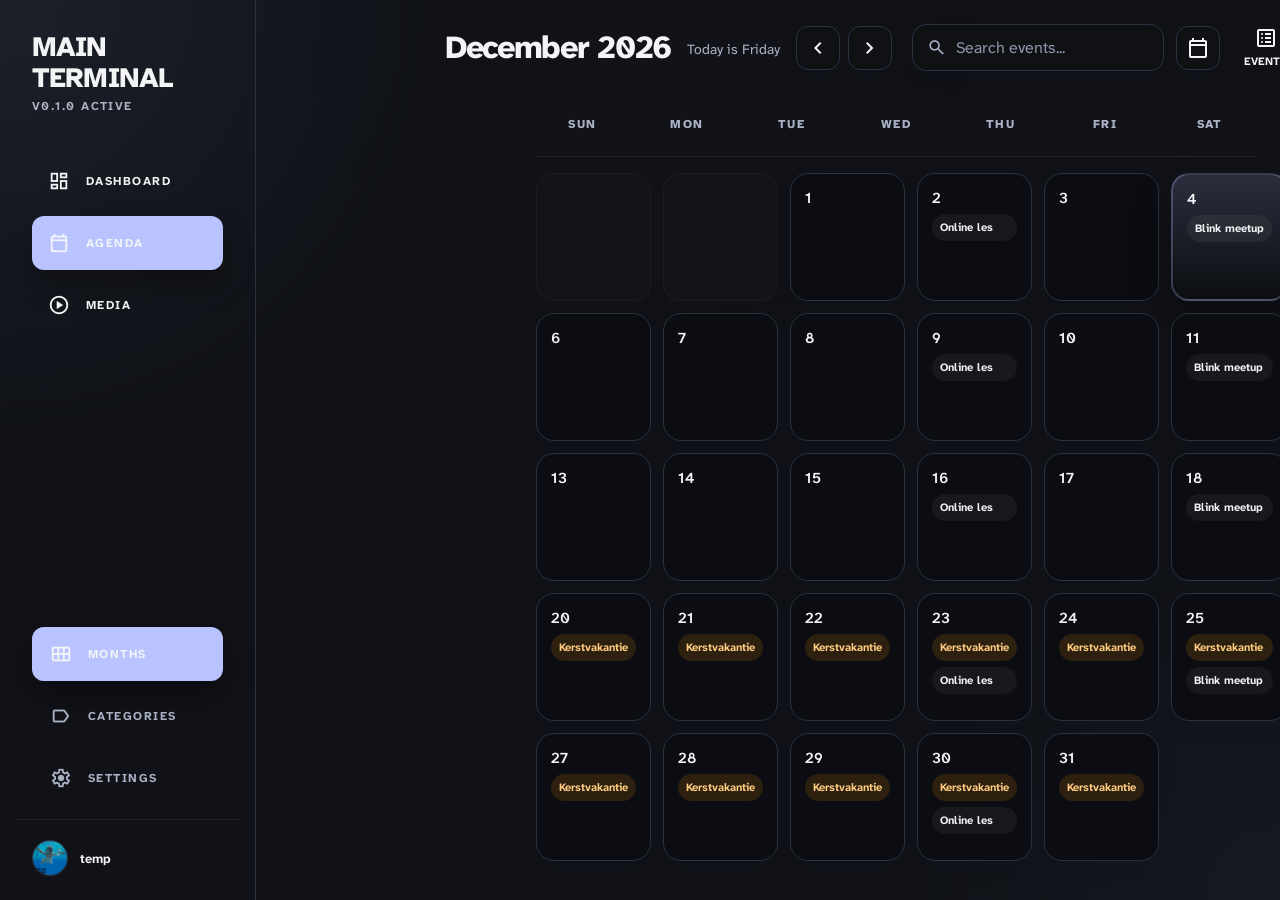
<file: planning/index.html>
<!doctype html>
<html lang="en">
  <head>
    <meta charset="UTF-8" />
    <meta name="viewport" content="width=device-width, initial-scale=1.0" />
    <title>Zhou Planning</title>
    <link rel="stylesheet" href="./css/main.css" />
    <link rel="icon" type="image/x-icon" href="./css/images/zhou.svg" />
    <link
      href="https://fonts.googleapis.com/css2?family=Atkinson+Hyperlegible+Next:wght@400;700;800&display=swap"
      rel="stylesheet"
    />
    <link
      href="https://fonts.googleapis.com/css2?family=Material+Symbols+Outlined:wght,FILL@100..700,0..1&display=swap"
      rel="stylesheet"
    />
    <script src="../universal/darkmode-universal.js"></script>
  </head>
  <body>
    <!-- Main Nexus Sidebar -->
    <nav class="sidebar">
      <div class="sidebar-branding">
        <h1>MAIN TERMINAL</h1>
        <p>v0.1.0 Active</p>
      </div>
      <div class="sidebar-nav site-nav">
        <a href="../main/index.html" class="site-nav-link">
          <span class="material-symbols-outlined">dashboard</span>
          <span>Dashboard</span>
        </a>
        <a
          href="../planning/index.html"
          class="site-nav-link active"
          aria-current="page"
        >
          <span class="material-symbols-outlined">calendar_today</span>
          <span>Agenda</span>
        </a>
        <a href="../media/player.html" class="site-nav-link">
          <span class="material-symbols-outlined">play_circle</span>
          <span>Media</span>
        </a>
      </div>

      <!-- Planner controls -->
      <div class="sidebar-planner-controls" style="margin-top: 18px">
        <nav class="sidebar-nav planner-nav" style="margin-top: 12px">
          <a href="#" class="nav-item" data-view="schedule">
            <span class="material-symbols-outlined">event_note</span>
            <span>Schedule</span>
          </a>
          <a href="#" class="nav-item active" data-view="months">
            <span class="material-symbols-outlined">calendar_view_month</span>
            <span>Months</span>
          </a>
          <a href="#" class="nav-item" data-view="categories">
            <span class="material-symbols-outlined">label</span>
            <span>Categories</span>
          </a>
          <a href="#" class="nav-item" data-view="settings">
            <span class="material-symbols-outlined">settings</span>
            <span>Settings</span>
          </a>
        </nav>

        <div class="sidebar-profile" style="margin-top: 14px">
          <div class="profile-avatar">
            <img
              id="sidebarAvatar"
              src="../media/css/audio/cover/nevermind-nirvana-album-cover.jpg"
              alt="temp"
            />
          </div>
          <div class="profile-info">
            <span class="profile-name" id="sidebarName">user</span>
          </div>
        </div>
      </div>
    </nav>
    <div class="app-layout">
      <!-- Main  -->
      <main class="main-content">
        <header class="top-header">
          <div class="header-left">
            <h2 id="monthDisplay"></h2>
            <p id="currentDayDisplay"></p>
            <div class="nav-buttons">
              <button id="backButton" class="nav-btn">
                <span class="material-symbols-outlined">chevron_left</span>
              </button>
              <button id="nextButton" class="nav-btn">
                <span class="material-symbols-outlined">chevron_right</span>
              </button>
            </div>
          </div>
          <div class="header-right">
            <div class="search-bar">
              <span class="material-symbols-outlined">search</span>
              <input
                type="text"
                id="searchbar"
                placeholder="Search events..."
              />
            </div>
            <button class="today-btn">
              <span class="material-symbols-outlined">calendar_today</span>
            </button>
            <a
              href="#"
              class="bottom-nav-item active"
              data-view="events"
              id="events-btn-1"
            >
              <span class="material-symbols-outlined">list_alt</span>
              <span>Events</span>
            </a>
          </div>
        </header>

        <section class="calendar-section view-container" id="months-view">
          <div id="weekdays" class="weekdays">
            <div>Sun</div>
            <div>Mon</div>
            <div>Tue</div>
            <div>Wed</div>
            <div>Thu</div>
            <div>Fri</div>
            <div>Sat</div>
          </div>
          <div id="calendar" class="calendar"></div>
        </section>

        <!-- Schedule View -->
        <section
          class="schedule-section view-container hidden"
          id="schedule-view"
        >
          <div class="schedule-header">
            <h2>Event Schedule</h2>
            <div class="schedule-filters">
              <input
                type="text"
                id="scheduleSearch"
                placeholder="Search events..."
                class="search-input"
              />
              <select id="scheduleSort" class="sort-select">
                <option value="date">Sort by Date</option>
                <option value="name">Sort by Name</option>
                <option value="type">Sort by Type</option>
              </select>
            </div>
          </div>
          <div id="scheduleList" class="schedule-list"></div>
        </section>

        <!-- Categories View -->
        <section
          class="categories-section view-container hidden"
          id="categories-view"
        >
          <div class="categories-header">
            <h2>Event Categories</h2>
            <button id="addCategoryBtn" class="btn-add-category">
              <span class="material-symbols-outlined">add</span>
              Add Category
            </button>
          </div>
          <div id="categoriesList" class="categories-list"></div>

          <!-- Add Category Modal -->
          <div id="categoryModal" class="modal">
            <h2>New Category</h2>
            <div class="modal-content">
              <input
                type="text"
                id="categoryNameInput"
                placeholder="Category Name"
              />
              <input type="color" id="categoryColorInput" value="#ffffff" />
              <div class="modal-actions">
                <button id="saveCategoryBtn" class="btn-save">Save</button>
                <button id="cancelCategoryBtn" class="btn-cancel">
                  Cancel
                </button>
              </div>
            </div>
          </div>
        </section>

        <!-- Settings View -->
        <section
          class="settings-section view-container hidden"
          id="settings-view"
        >
          <div class="settings-container">
            <h2>Settings</h2>

            <div class="settings-group">
              <h3>Notification Settings</h3>
              <div class="settings-item">
                <label for="notificationsToggle">Enable Notifications</label>
                <input type="checkbox" id="notificationsToggle" checked />
              </div>
              <div class="settings-item">
                <label for="reminderTime">Reminder Time (minutes before)</label>
                <input
                  type="number"
                  id="reminderTime"
                  value="15"
                  min="0"
                  max="1440"
                />
              </div>
            </div>

            <div class="settings-group">
              <h3>Data Management</h3>
              <div class="settings-item">
                <button id="exportDataBtn" class="btn-secondary">
                  <span class="material-symbols-outlined">download</span>
                  Export Data
                </button>
                <button id="importDataBtn" class="btn-secondary">
                  <span class="material-symbols-outlined">upload</span>
                  Import Data
                </button>
              </div>
              <div class="settings-item">
                <button id="clearDataBtn" class="btn-danger">
                  <span class="material-symbols-outlined">delete</span>
                  Clear All Data
                </button>
              </div>
            </div>
          </div>
        </section>

        <!-- Day View -->
        <section class="day-section view-container hidden" id="day-view">
          <div class="day-header">
            <h2 id="dayTitle"></h2>
            <p id="dayDate"></p>
          </div>
          <div id="dayEventsList" class="day-events-list"></div>
        </section>

        <!-- Events View (List) -->
        <section class="events-section view-container hidden" id="events-view">
          <div class="events-header">
            <h2>All Events</h2>
          </div>
          <div id="eventsList" class="events-list"></div>
        </section>

        <!-- Profile View -->
        <section
          class="profile-section view-container hidden"
          id="profile-view"
        >
          <div class="profile-container">
            <div class="profile-header">
              <div class="profile-avatar-large">
                <span class="material-symbols-outlined">person</span>
              </div>
              <div class="profile-details">
                <h2 id="profileName">User Profile</h2>
                <p id="profileEmail">No email set</p>
              </div>
            </div>

            <div class="profile-stats">
              <div class="stat-card">
                <span class="stat-label">Total Events</span>
                <span class="stat-value" id="totalEventsStat">0</span>
              </div>
              <div class="stat-card">
                <span class="stat-label">This Month</span>
                <span class="stat-value" id="monthEventsStat">0</span>
              </div>
              <div class="stat-card">
                <span class="stat-label">Upcoming</span>
                <span class="stat-value" id="upcomingEventsStat">0</span>
              </div>
            </div>

            <div class="profile-section-divider">
              <h3>Quick Actions</h3>
              <button class="profile-action-btn" onclick="showView('settings')">
                <span class="material-symbols-outlined">settings</span>
                Settings
              </button>
              <button
                class="profile-action-btn"
                onclick="showView('categories')"
              >
                <span class="material-symbols-outlined">label</span>
                Categories
              </button>
            </div>
          </div>
        </section>
      </main>

      <nav class="bottom-nav">
        <a href="#" class="bottom-nav-item" data-view="day">
          <span class="material-symbols-outlined">view_day</span>
          <span>Day</span>
        </a>
        <a href="#" class="bottom-nav-item active" data-view="months">
          <span class="material-symbols-outlined filled">grid_view</span>
          <span>Month</span>
        </a>
        <a href="#" class="bottom-nav-item" data-view="events">
          <span class="material-symbols-outlined">list_alt</span>
          <span>Events</span>
        </a>
        <a href="#" class="bottom-nav-item" data-view="profile">
          <span class="material-symbols-outlined">person</span>
          <span>Profile</span>
        </a>
      </nav>

      <!-- (Mobile) -->
      <button class="fab">
        <span class="material-symbols-outlined">add</span>
      </button>
    </div>

    <!-- New Event -->
    <div id="newEventModal" class="modal">
      <h2>New Event</h2>
      <div class="modal-content">
        <input type="text" id="eventTitleInput" placeholder="Event Title" />
        <select id="eventCategorySelect" class="event-category-select">
          <option value="">Select Category (Optional)</option>
        </select>
        <div class="modal-actions">
          <button id="saveButton" class="btn-save">Save</button>
          <button id="cancelButton" class="btn-cancel">Cancel</button>
        </div>
      </div>
    </div>
    <!-- Add Category Modal -->
    <div id="categoryModal" class="modal hidden">
      <h2>New Category</h2>
      <div class="modal-content">
        <input type="text" id="categoryNameInput" placeholder="Category Name" />
        <input type="color" id="categoryColorInput" value="#ffffff" />
        <div class="modal-actions">
          <button id="saveCategoryBtn" class="btn-save">Save</button>
          <button id="cancelCategoryBtn" class="btn-cancel">Cancel</button>
        </div>
      </div>
    </div>

    <div id="deleteEventModal" class="modal">
      <h2>Event</h2>
      <div class="modal-content">
        <div id="eventText"></div>
        <div class="modal-actions">
          <button id="closeButton" class="btn-secondary">Close</button>
          <button id="deleteButton" class="btn-danger">Delete</button>
        </div>
      </div>
    </div>

    <div id="modalBackDrop" class="modal-backdrop"></div>

    <!-- Sync user settings -->
    <script src="../universal/user-settings.js"></script>

    <!-- Modular Scripts -->
    <script src="./js/events.js"></script>
    <script src="./js/calendar.js"></script>
    <script src="./js/modals.js"></script>
    <script src="./js/buttons.js"></script>
    <script src="./js/vacations.js"></script>
    <script src="./js/schedule.js"></script>
    <script src="./js/day.js"></script>
    <script src="./js/events-view.js"></script>
    <script src="./js/categories.js"></script>
    <script src="./js/settings.js"></script>
    <script src="./js/view-switcher.js"></script>
    <script src="./js/main.js"></script>
  </body>
</html>
</file>
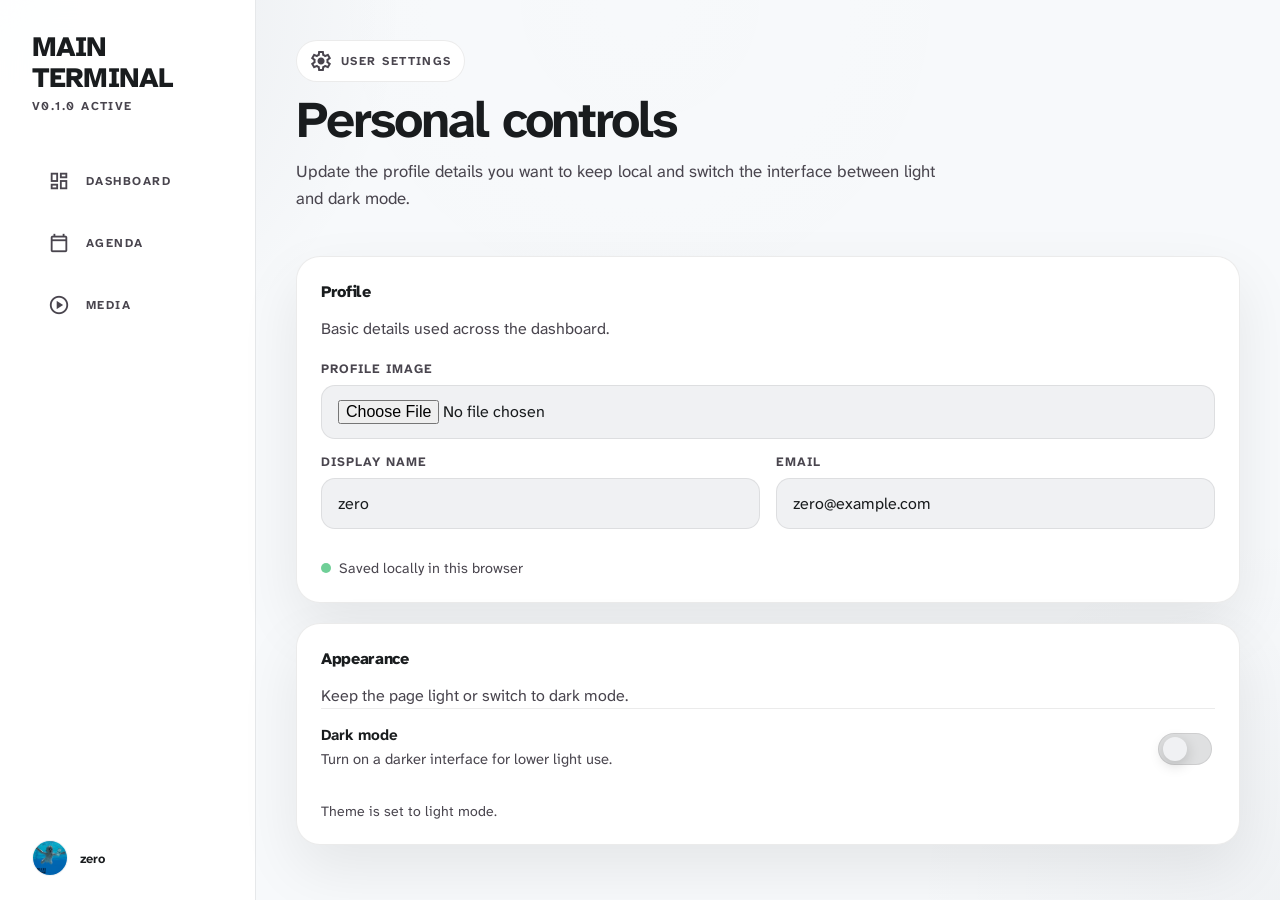
<file: profile/settings.html>
<!doctype html>
<html lang="en" data-theme="dark">
  <head>
    <meta charset="UTF-8" />
    <meta name="viewport" content="width=device-width, initial-scale=1.0" />
    <title>Zhou User Settings</title>
    <link rel="icon" type="image/x-icon" href="../main/css/images/zhou.svg" />
    <link
      href="https://fonts.googleapis.com/css2?family=Atkinson+Hyperlegible+Next:wght@400;700;800&display=swap"
      rel="stylesheet"
    />
    <link
      href="https://fonts.googleapis.com/css2?family=Material+Symbols+Outlined:wght,FILL@100..700,0..1&display=swap"
      rel="stylesheet"
    />
    <link rel="stylesheet" href="./css/server.css" />
  </head>
  <body>
    <nav class="sidebar">
      <div class="sidebar-branding">
        <h1>MAIN TERMINAL</h1>
        <p>v0.1.0 Active</p>
      </div>
      <div class="sidebar-nav site-nav">
        <a href="../main/index.html" class="site-nav-link">
          <span class="material-symbols-outlined">dashboard</span>
          <span>Dashboard</span>
        </a>
        <a href="../planning/index.html" class="site-nav-link">
          <span class="material-symbols-outlined">calendar_today</span>
          <span>Agenda</span>
        </a>
        <a href="../media/player.html" class="site-nav-link">
          <span class="material-symbols-outlined">play_circle</span>
          <span>Media</span>
        </a>
      </div>

      <div class="sidebar-profile">
        <div class="profile-avatar">
          <img
            src="../media/css/audio/cover/nevermind-nirvana-album-cover.jpg"
            alt="User avatar"
          />
        </div>
        <div class="profile-info">
          <span class="profile-name" id="sidebarName">zero</span>
        </div>
      </div>
    </nav>

    <main class="page">
      <div class="wrap">
        <section class="header">
          <div>
            <div class="eyebrow">
              <span class="material-symbols-outlined">settings</span>
              User settings
            </div>
            <h2>Personal controls</h2>
            <p class="subtitle">
              Update the profile details you want to keep local and switch the
              interface between light and dark mode.
            </p>
          </div>
        </section>

        <section class="panel-grid">
          <article class="card">
            <div class="card-inner">
              <h3>Profile</h3>
              <p>Basic details used across the dashboard.</p>
              <div class="settings-list">
                <div class="field">
                  <label for="profileImage">Profile image</label>
                  <input id="profileImage" type="file" />
                </div>
                <div class="field-grid">
                  <div class="field">
                    <label for="displayName">Display name</label>
                    <input id="displayName" type="text" value="user" />
                  </div>
                  <div class="field">
                    <label for="email">Email</label>
                    <input id="email" type="email" value="input@example.com" />
                  </div>
                </div>
                <div class="status">
                  <span class="dot"></span>
                  Saved locally in this browser
                </div>
              </div>
            </div>
          </article>

          <article class="card">
            <div class="card-inner">
              <h3>Appearance</h3>
              <p>Keep the page light or switch to dark mode.</p>
              <div class="setting-row">
                <div class="setting-copy">
                  <strong>Dark mode</strong>
                  <span>Turn on a darker interface for lower light use.</span>
                </div>
                <label class="toggle" for="darkModeToggle">
                  <input id="darkModeToggle" type="checkbox" />
                </label>
              </div>
              <div class="footer-note" id="themeNote">
                Theme is set to light mode.
              </div>
            </div>
          </article>
        </section>
      </div>
    </main>
  </body>
  <script src="./js/darkmode.js"></script>
  <script src="./js/db.js"></script>
</html>
</file>
<file: planning/css/main.css>
/* Main CSS - Import all modular stylesheets */

@import url("base.css");
@import url("layout.css");
@import url("header.css");
@import url("calendar.css");
@import url("focus.css");
@import url("modals.css");
@import url("forms.css");
@import url("buttons.css");
@import url("nav.css");
@import url("views.css");
@import url("animations.css");
@import url("responsive.css");
@import url("system-theme.css");
</file>
<file: profile/css/server.css>
@import url("./root.css");
@import url("./sidebar.css");
@import url("./lightmode.css");
@import url("./elements.css");
@import url("./settings.css");
@import url("./main.css");
</file>
